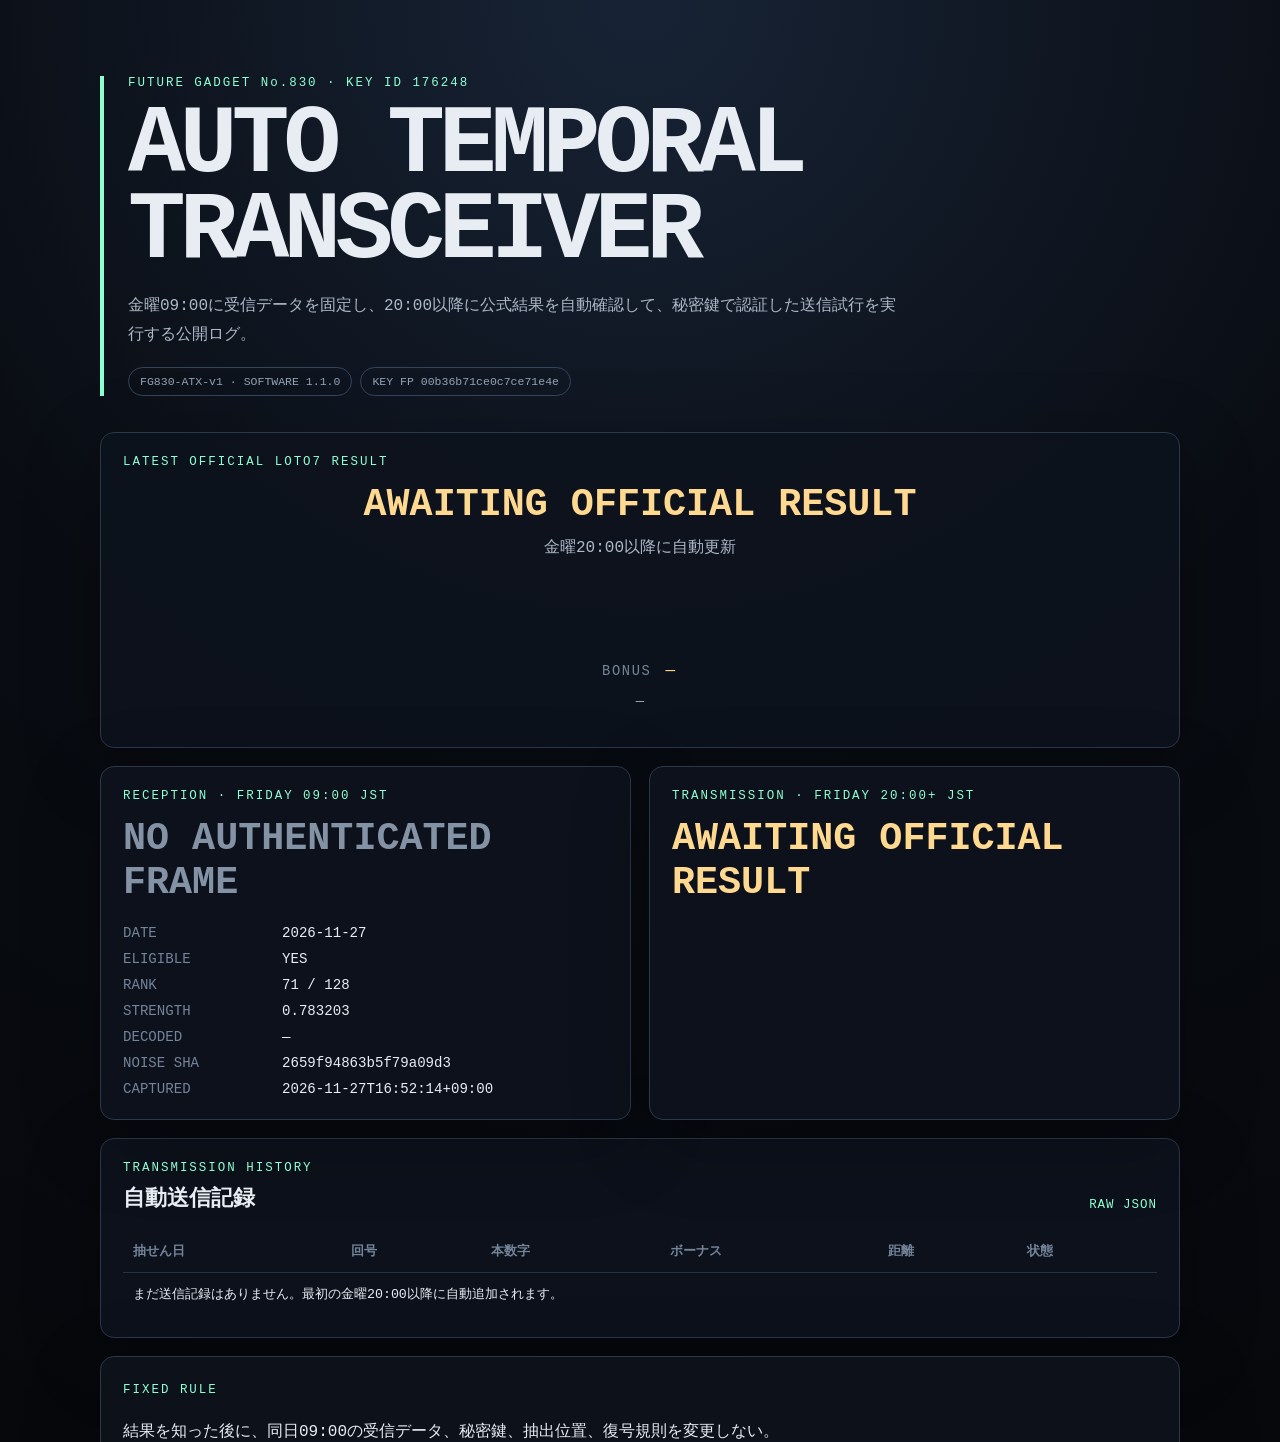
<file: index.html>
<!doctype html>
<html lang="ja">
<head>
  <meta charset="utf-8">
  <meta name="viewport" content="width=device-width,initial-scale=1">
  <meta http-equiv="refresh" content="0; url=docs/">
  <title>FG830</title>
</head>
<body><p><a href="docs/">FG830の結果画面を開く</a></p></body>
</html>
</file>
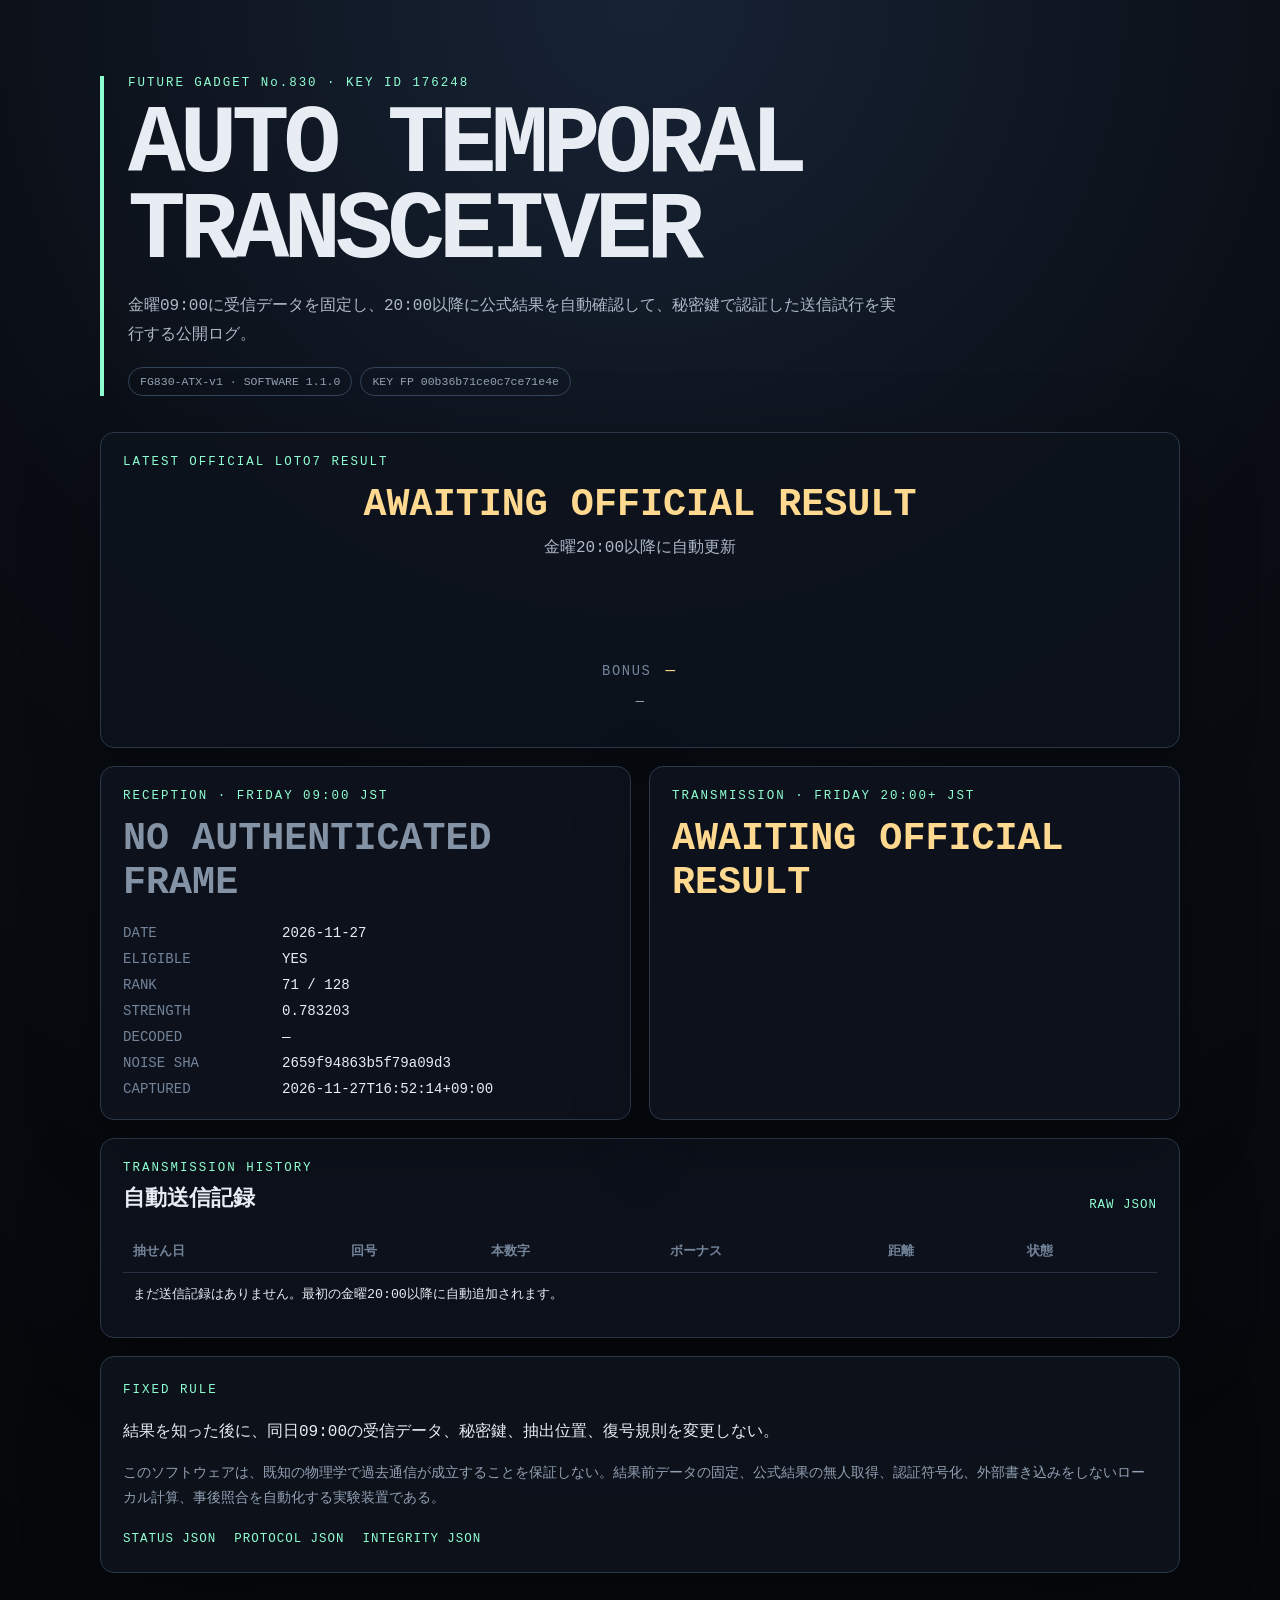
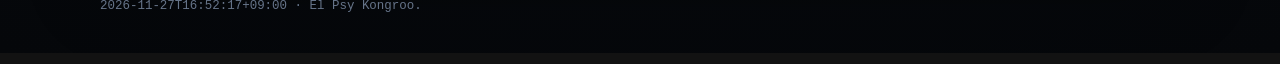
<file: docs/index.html>
<!doctype html>
<html lang="ja">
<head>
  <meta charset="utf-8">
  <meta name="viewport" content="width=device-width,initial-scale=1">
  <meta name="theme-color" content="#090c12">
  <meta name="description" content="Future Gadget No.830 automated temporal transceiver experiment status">
  <title>FG830 AUTO TEMPORAL TRANSCEIVER</title>
  <link rel="stylesheet" href="style.css">
</head>
<body>
  <main>
    <header>
      <p class="eyebrow">FUTURE GADGET No.830 · KEY ID 176248</p>
      <h1>AUTO TEMPORAL<br>TRANSCEIVER</h1>
      <p class="lead">金曜09:00に受信データを固定し、20:00以降に公式結果を自動確認して、秘密鍵で認証した送信試行を実行する公開ログ。</p>
      <div class="badges">
        <span id="protocol-badge">PROTOCOL LOADING</span>
        <span id="key-badge">KEY FINGERPRINT LOADING</span>
      </div>
    </header>

    <section class="result-hero panel" aria-labelledby="official-result-title">
      <div class="label" id="official-result-title">LATEST OFFICIAL LOTO7 RESULT</div>
      <div id="result-state" class="state pending">LOADING</div>
      <div id="result-draw" class="draw-number">—</div>
      <div id="result-main" class="lottery-balls" aria-label="本数字"></div>
      <div class="bonus-line"><span>BONUS</span><span id="result-bonus" class="bonus-balls">—</span></div>
      <p id="result-checked" class="note">—</p>
      <p><a id="result-source" class="data-link hidden" rel="noreferrer" target="_blank">OFFICIAL SOURCE</a></p>
    </section>

    <section class="grid">
      <article class="panel">
        <div class="label">RECEPTION · FRIDAY 09:00 JST</div>
        <div id="rx-state" class="state">LOADING</div>
        <dl id="rx-details"></dl>
      </article>
      <article class="panel">
        <div class="label">TRANSMISSION · FRIDAY 20:00+ JST</div>
        <div id="tx-state" class="state">LOADING</div>
        <dl id="tx-details"></dl>
      </article>
    </section>

    <section class="panel history-panel">
      <div class="history-head">
        <div>
          <div class="label">TRANSMISSION HISTORY</div>
          <h2>自動送信記録</h2>
        </div>
        <a class="data-link" href="history.json">RAW JSON</a>
      </div>
      <div class="table-wrap">
        <table>
          <thead>
            <tr>
              <th>抽せん日</th>
              <th>回号</th>
              <th>本数字</th>
              <th>ボーナス</th>
              <th>距離</th>
              <th>状態</th>
            </tr>
          </thead>
          <tbody id="history-body"><tr><td colspan="6">LOADING</td></tr></tbody>
        </table>
      </div>
    </section>

    <section class="panel protocol">
      <div class="label">FIXED RULE</div>
      <p>結果を知った後に、同日09:00の受信データ、秘密鍵、抽出位置、復号規則を変更しない。</p>
      <p class="note">このソフトウェアは、既知の物理学で過去通信が成立することを保証しない。結果前データの固定、公式結果の無人取得、認証符号化、外部書き込みをしないローカル計算、事後照合を自動化する実験装置である。</p>
      <p class="data-links">
        <a href="status.json">STATUS JSON</a>
        <a href="protocol.json">PROTOCOL JSON</a>
        <a href="integrity.json">INTEGRITY JSON</a>
      </p>
    </section>

    <footer><span id="updated">—</span> · El Psy Kongroo.</footer>
  </main>
  <script src="app.js"></script>
</body>
</html>
</file>
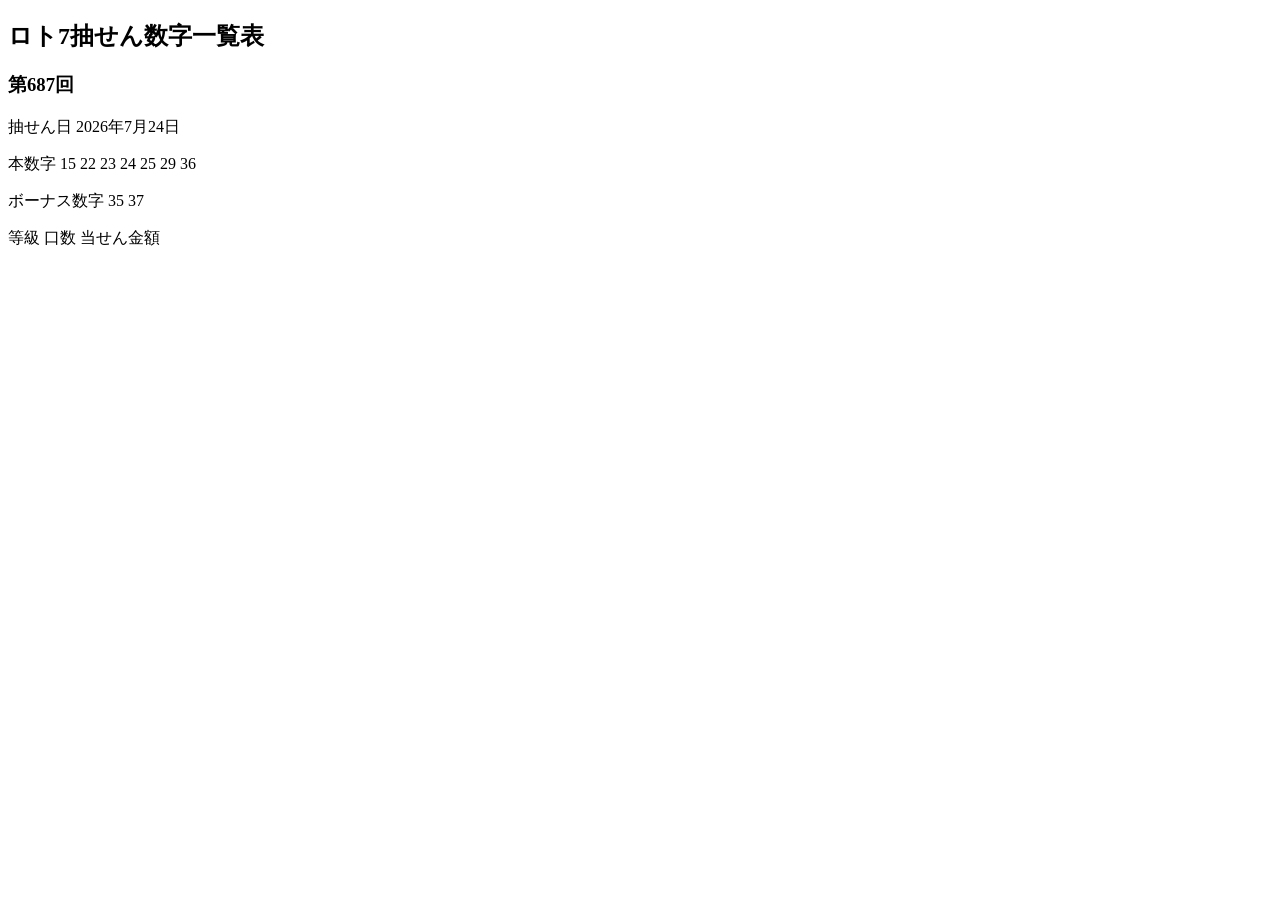
<file: tests/fixtures/mizuho_687.html>
<!doctype html><html lang="ja"><body>
<h2>ロト7抽せん数字一覧表</h2>
<section>
<h3>第687回</h3>
<p>抽せん日 2026年7月24日</p>
<p>本数字 15 22 23 24 25 29 36</p>
<p>ボーナス数字 35 37</p>
<p>等級 口数 当せん金額</p>
</section>
</body></html>
</file>
<file: docs/style.css>
:root { color-scheme: dark; font-family: ui-monospace, SFMono-Regular, Menlo, Consolas, monospace; }
* { box-sizing: border-box; }
body { margin: 0; min-height: 100vh; background: radial-gradient(circle at top, #172335 0, #090c12 45%, #05070a 100%); color: #e8edf4; }
main { width: min(1080px, calc(100% - 32px)); margin: 0 auto; padding: 64px 0 40px; }
header { border-left: 4px solid #8fffd1; padding-left: 24px; margin-bottom: 36px; }
.eyebrow, .label { color: #8fffd1; letter-spacing: .16em; font-size: .78rem; }
h1 { margin: 8px 0 16px; font-size: clamp(2.5rem, 8vw, 6rem); line-height: .9; letter-spacing: -.06em; }
h2 { margin: 8px 0 0; font-size: 1.35rem; }
.lead { max-width: 780px; color: #aeb9c8; line-height: 1.8; }
.badges { display: flex; flex-wrap: wrap; gap: 8px; margin-top: 18px; }
.badges span { border: 1px solid #34445a; border-radius: 999px; padding: 7px 11px; color: #93a1b3; font-size: .72rem; overflow-wrap: anywhere; }
.grid { display: grid; grid-template-columns: repeat(2, minmax(0,1fr)); gap: 18px; }
.panel { background: rgba(13,19,29,.88); border: 1px solid #2b384a; border-radius: 14px; padding: 22px; box-shadow: 0 20px 80px rgba(0,0,0,.24); }
.state { margin: 14px 0 20px; font-size: clamp(1.5rem, 4vw, 2.4rem); font-weight: 800; }
dl { margin: 0; display: grid; grid-template-columns: 145px 1fr; gap: 10px 14px; font-size: .88rem; }
dt { color: #74849a; } dd { margin: 0; overflow-wrap: anywhere; }
.protocol { margin-top: 18px; line-height: 1.8; }
.note { color: #93a1b3; font-size: .86rem; }
footer { margin-top: 26px; color: #667489; font-size: .78rem; }
.good { color: #8fffd1; } .pending { color: #ffd98f; } .muted { color: #8492a5; }
.result-hero { margin-bottom: 18px; text-align: center; }
.result-hero .label { text-align: left; }
.draw-number { color: #aeb9c8; margin-top: -10px; margin-bottom: 18px; }
.lottery-balls { display: flex; flex-wrap: wrap; justify-content: center; gap: 12px; margin: 20px 0; min-height: 64px; }
.ball { display: inline-grid; place-items: center; width: 64px; height: 64px; border: 2px solid #8fffd1; border-radius: 50%; font-size: 1.4rem; font-weight: 800; background: rgba(143,255,209,.08); box-shadow: inset 0 0 24px rgba(143,255,209,.08); }
.bonus-line { display: flex; justify-content: center; align-items: center; gap: 14px; color: #74849a; font-size: .86rem; letter-spacing: .12em; }
.bonus-balls { color: #ffd98f; font-size: 1rem; letter-spacing: .18em; }
.history-panel { margin-top: 18px; }
.history-head { display: flex; justify-content: space-between; align-items: end; gap: 16px; }
.data-link, .data-links a { color: #8fffd1; text-decoration: none; font-size: .78rem; letter-spacing: .08em; }
.data-link:hover, .data-links a:hover { text-decoration: underline; }
.table-wrap { overflow-x: auto; margin-top: 18px; }
table { width: 100%; border-collapse: collapse; min-width: 720px; font-size: .83rem; }
th, td { padding: 12px 10px; border-bottom: 1px solid #263244; text-align: left; white-space: nowrap; }
th { color: #74849a; font-weight: 600; }
tbody tr:last-child td { border-bottom: 0; }
.data-links { display: flex; flex-wrap: wrap; gap: 18px; margin-bottom: 0; }
.hidden { display: none; }
@media (max-width: 760px) {
  .grid { grid-template-columns: 1fr; }
  dl { grid-template-columns: 115px 1fr; }
  .ball { width: 50px; height: 50px; font-size: 1.05rem; }
}
</file>
